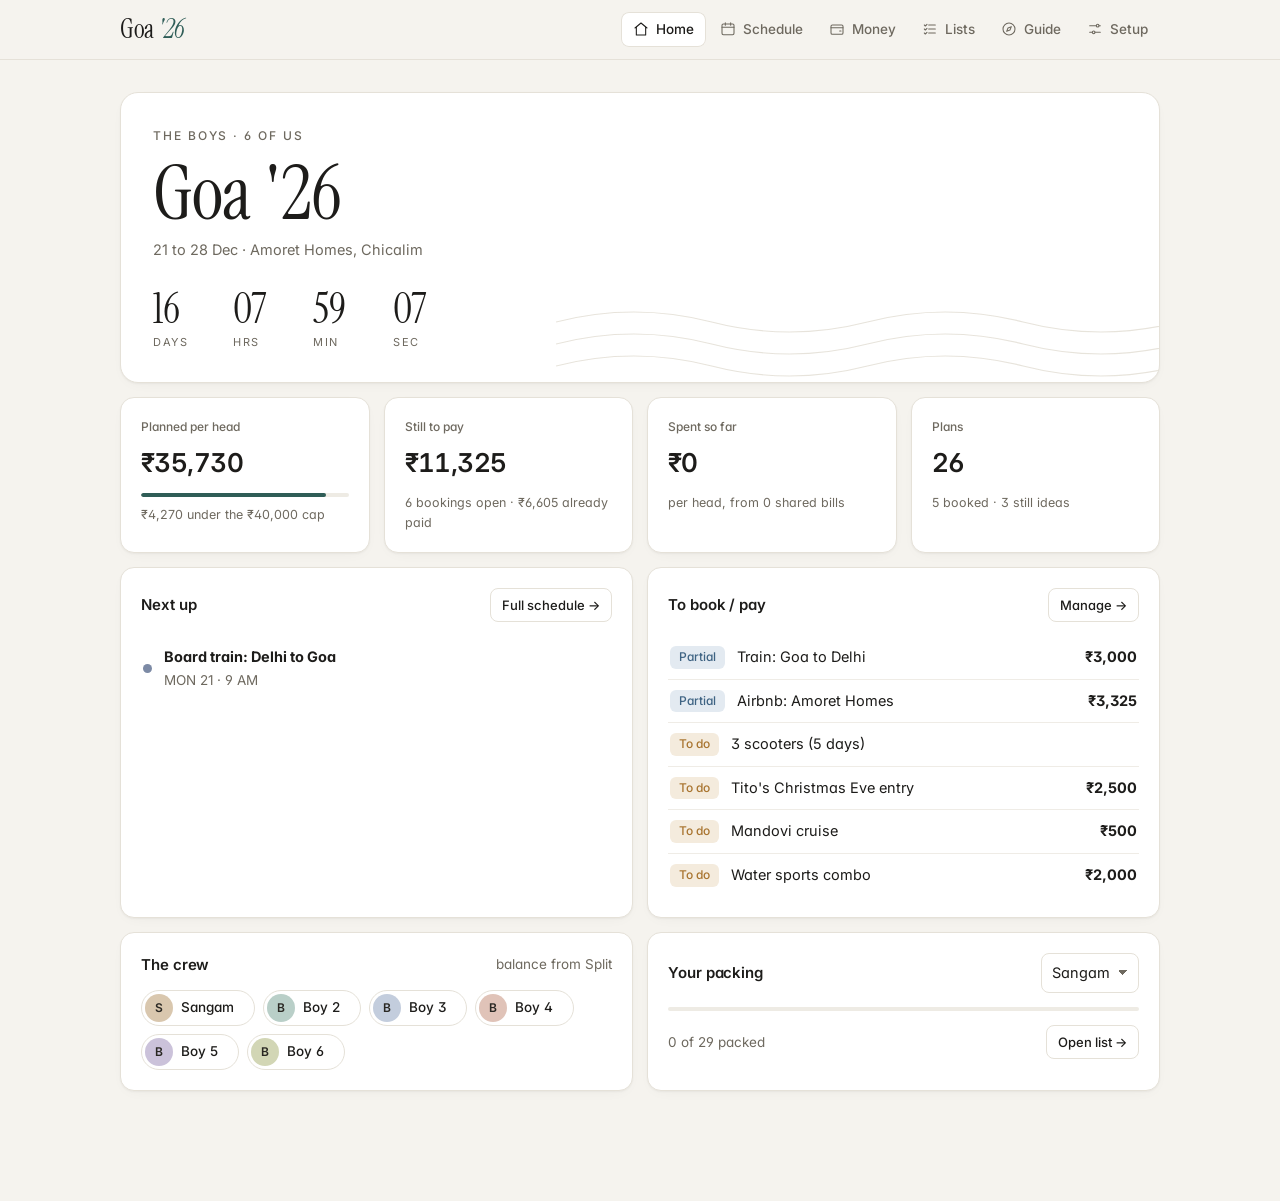
<file: rep/index.html>
<!doctype html>
<html lang="en">
<head>
<meta charset="utf-8">
<meta name="viewport" content="width=device-width, initial-scale=1, viewport-fit=cover">
<title>Goa '26 Planner</title>
<meta name="theme-color" content="#F5F3EE">
<link rel="preconnect" href="https://fonts.googleapis.com">
<link rel="preconnect" href="https://fonts.gstatic.com" crossorigin>
<link href="https://fonts.googleapis.com/css2?family=Instrument+Serif:ital@0;1&family=Inter:wght@400;500;600&display=swap" rel="stylesheet">
<style>
:root{
  --bg:#F5F3EE;--bg2:#EEEBE4;--card:#FFFFFF;--card2:#F6F4EF;--line:#E5E1D8;--line2:#EFECE6;
  --text:#1D1C1A;--muted:#6E695F;--dim:#A6A196;
  --acc:#2F5D57;--acc-soft:#E3ECE9;--warn:#A8742F;--warn-soft:#F4EBDD;--red:#A6493B;--red-soft:#F5E4E0;--green:#3F7454;--green-soft:#E4EEE7;--blue:#3E6383;--blue-soft:#E3EAF1;
  --shadow:0 1px 2px rgba(29,28,26,.04),0 4px 16px -8px rgba(29,28,26,.08);
  --r:14px;--rs:10px;
  --display:'Instrument Serif',Georgia,'Times New Roman',serif;
  --body:'Inter',system-ui,-apple-system,Segoe UI,Roboto,sans-serif;
  color-scheme:light;
}
@media (prefers-color-scheme:dark){:root{
  --bg:#131312;--bg2:#1A1A18;--card:#1C1C1A;--card2:#222220;--line:#2D2C29;--line2:#262523;
  --text:#ECE9E2;--muted:#9D988D;--dim:#6B675F;
  --acc:#8FBDB4;--acc-soft:#22302D;--warn:#D3A564;--warn-soft:#2E281F;--red:#D98C7E;--red-soft:#2F2220;--green:#8DBE9C;--green-soft:#212C24;--blue:#93B3CF;--blue-soft:#20272F;
  --shadow:none;color-scheme:dark;
}}
*{box-sizing:border-box;margin:0;padding:0}
html{-webkit-text-size-adjust:100%}
body{background:var(--bg);color:var(--text);font-family:var(--body);font-size:14.5px;line-height:1.55;min-height:100vh;font-feature-settings:"cv11","ss01";-webkit-font-smoothing:antialiased}
button,input,select,textarea{font:inherit;color:inherit}
button{cursor:pointer;border:0;background:none}
a{color:inherit}
svg.i{width:18px;height:18px;stroke:currentColor;fill:none;stroke-width:1.6;stroke-linecap:round;stroke-linejoin:round;flex:none}
input,select,textarea{background:var(--card);border:1px solid var(--line);border-radius:8px;padding:8px 10px;width:100%;outline:none;transition:border-color .15s,box-shadow .15s}
input:focus,select:focus,textarea:focus{border-color:var(--acc);box-shadow:0 0 0 3px var(--acc-soft)}
input[type=checkbox]{width:18px;height:18px;accent-color:var(--acc);flex:none;cursor:pointer}
select{appearance:none;background-image:linear-gradient(45deg,transparent 50%,var(--muted) 50%),linear-gradient(135deg,var(--muted) 50%,transparent 50%);background-position:calc(100% - 15px) 50%,calc(100% - 10px) 50%;background-size:5px 5px;background-repeat:no-repeat;padding-right:28px}
textarea{resize:vertical;min-height:70px}
label.f{display:block;font-size:11.5px;font-weight:500;color:var(--muted);letter-spacing:.02em;margin-bottom:6px}

/* shell */
.top{position:sticky;top:0;z-index:20;background:color-mix(in srgb,var(--bg) 88%,transparent);backdrop-filter:blur(12px);-webkit-backdrop-filter:blur(12px);border-bottom:1px solid var(--line)}
.top-in{max-width:1080px;margin:0 auto;padding:12px 20px;display:flex;align-items:center;gap:16px}
.brand{font-family:var(--display);font-size:26px;letter-spacing:-.01em;white-space:nowrap;line-height:1}
.brand b{font-weight:400;font-style:italic;color:var(--acc)}
.nav{display:flex;gap:2px;margin-left:auto}
.nav button{padding:7px 12px;border-radius:8px;color:var(--muted);font-weight:500;font-size:13.5px;display:flex;align-items:center;gap:7px;transition:.15s}
.nav button:hover{color:var(--text);background:var(--bg2)}
.nav button.on{color:var(--text);background:var(--card);box-shadow:inset 0 0 0 1px var(--line)}
.nav svg.i{width:16px;height:16px}
main{max-width:1080px;margin:0 auto;padding:32px 20px 110px}
@media(max-width:760px){
  .top{backdrop-filter:none;-webkit-backdrop-filter:none;background:var(--bg)}
  .nav{position:fixed;left:0;right:0;bottom:0;margin:0;justify-content:space-around;background:var(--card);border-top:1px solid var(--line);padding:6px 4px calc(6px + env(safe-area-inset-bottom));z-index:30}
  .nav button{flex-direction:column;gap:3px;font-size:10.5px;padding:6px 8px}
  .nav svg.i{width:20px;height:20px}
  .nav button.on{background:transparent;box-shadow:none;color:var(--acc)}
  main{padding:22px 16px 110px}
}

/* generic */
h1,h2{font-family:var(--display);font-weight:400;letter-spacing:-.01em;line-height:1.05}
h2{font-size:34px}
h3{font-size:15px;font-weight:600;letter-spacing:-.005em}
.sub{color:var(--muted);font-size:13.5px}
.row{display:flex;gap:10px;align-items:center;flex-wrap:wrap}
.sp{flex:1}
.grid{display:grid;gap:14px}
.g2{grid-template-columns:repeat(auto-fit,minmax(300px,1fr))}
.g3{grid-template-columns:repeat(auto-fit,minmax(240px,1fr))}
.g4{grid-template-columns:repeat(auto-fit,minmax(180px,1fr))}
@media(max-width:420px){.g4{grid-template-columns:1fr 1fr}}
.card{background:var(--card);border:1px solid var(--line);border-radius:var(--r);padding:20px;box-shadow:var(--shadow)}
.card.flat{background:transparent;box-shadow:none;border-style:dashed}
.sec-h{display:flex;align-items:flex-end;gap:12px;margin:0 0 22px;flex-wrap:wrap}
.sec-h .sub{margin-top:4px}
.btn{display:inline-flex;align-items:center;gap:7px;padding:8px 14px;border-radius:8px;font-weight:500;font-size:13.5px;background:var(--card);border:1px solid var(--line);transition:.15s;white-space:nowrap;text-decoration:none}
.btn:hover{border-color:var(--dim)}
.btn.pri{background:var(--text);border-color:var(--text);color:var(--bg)}
.btn.pri:hover{opacity:.88}
.btn.sm{padding:6px 11px;font-size:13px}
.btn.ghost{background:transparent;border-color:transparent;color:var(--muted)}
.btn.ghost:hover{color:var(--text);background:var(--bg2)}
.btn.danger{color:var(--red)}
.icon-btn{width:30px;height:30px;border-radius:8px;display:inline-grid;place-items:center;color:var(--dim);flex:none;font-size:13px}
.icon-btn:hover{background:var(--bg2);color:var(--text)}
.chip{display:inline-flex;align-items:center;gap:6px;padding:2px 9px;border-radius:6px;font-size:12px;font-weight:500;background:var(--bg2);color:var(--muted);white-space:nowrap}
.cdot{width:7px;height:7px;border-radius:50%;display:inline-block;flex:none}
.seg{display:inline-flex;background:var(--bg2);border-radius:9px;padding:3px;gap:2px;flex-wrap:wrap}
.seg button{padding:6px 13px;border-radius:7px;font-weight:500;font-size:13px;color:var(--muted)}
.seg button.on{background:var(--card);color:var(--text);box-shadow:0 1px 2px rgba(0,0,0,.08)}
.meter{height:4px;border-radius:99px;background:var(--bg2);overflow:hidden}
.meter i{display:block;height:100%;border-radius:99px;background:var(--acc);transition:width .4s}
.meter.warn i{background:var(--warn)}
.meter.bad i{background:var(--red)}
.empty{text-align:center;color:var(--muted);padding:40px 16px;border:1px dashed var(--line);border-radius:var(--r)}
.empty .e{display:none}
.num{font-weight:600;letter-spacing:-.01em;font-variant-numeric:tabular-nums}
.pos{color:var(--green)}.neg{color:var(--red)}
.mt{margin-top:14px}.mt2{margin-top:24px}.mb{margin-bottom:14px}

/* hero */
.hero{position:relative;border-radius:18px;padding:34px 32px 30px;overflow:hidden;background:var(--card);border:1px solid var(--line);box-shadow:var(--shadow)}
.hero .waves{position:absolute;right:-20px;bottom:0;width:60%;height:90px;opacity:.9;pointer-events:none}
.hero .waves path{fill:none;stroke:var(--line);stroke-width:1.2}
.hero-kick{font-size:12px;letter-spacing:.16em;text-transform:uppercase;color:var(--muted);font-weight:500}
.hero h1{font-size:clamp(48px,9vw,76px);margin:8px 0 6px}
.hero h1 em{color:var(--acc)}
.hero .meta{color:var(--muted)}
.cd{display:flex;gap:28px;margin-top:26px;flex-wrap:wrap;position:relative}
.cd div{min-width:52px}
.cd b{display:block;font-family:var(--display);font-weight:400;font-size:42px;line-height:1;font-variant-numeric:tabular-nums}
.cd span{font-size:11px;text-transform:uppercase;letter-spacing:.14em;color:var(--muted)}
.stat .k{font-size:12px;color:var(--muted);font-weight:500}
.stat .v{font-size:26px;font-weight:600;margin:6px 0 10px;letter-spacing:-.02em;font-variant-numeric:tabular-nums}
.stat .s{font-size:12.5px;color:var(--muted)}
.crew{display:flex;flex-wrap:wrap;gap:8px}
.av{width:28px;height:28px;border-radius:50%;display:grid;place-items:center;font-weight:600;font-size:12px;color:#2A2823;flex:none}
.crew-chip{display:flex;align-items:center;gap:8px;border:1px solid var(--line);border-radius:999px;padding:3px 12px 3px 3px;font-weight:500;font-size:13.5px}

/* plan */
.days{display:flex;gap:6px;overflow-x:auto;padding:2px 0 10px;scrollbar-width:none;scroll-snap-type:x mandatory}
.days::-webkit-scrollbar{display:none}
.day-pill{flex:none;scroll-snap-align:start;min-width:78px;text-align:left;padding:9px 13px;border-radius:10px;border:1px solid var(--line);background:var(--card);transition:.15s}
.day-pill:hover{border-color:var(--dim)}
.day-pill .dw{font-size:10.5px;font-weight:500;letter-spacing:.12em;color:var(--muted)}
.day-pill .dn{font-family:var(--display);font-size:26px;line-height:1.05}
.day-pill .dc{font-size:11px;color:var(--dim)}
.day-pill.on{background:var(--text);border-color:var(--text);color:var(--bg)}
.day-pill.on .dw,.day-pill.on .dc{color:color-mix(in srgb,var(--bg) 70%,transparent)}
.day-head{display:flex;gap:20px;align-items:center;flex-wrap:wrap;margin:18px 0 22px;padding-bottom:20px;border-bottom:1px solid var(--line)}
.day-big{font-family:var(--display);font-size:72px;line-height:.85;color:var(--text)}
.day-title{font-family:var(--display);font-size:28px;background:transparent;border:1px solid transparent;padding:0 6px;margin-left:-7px;border-radius:6px;width:auto;min-width:220px;max-width:100%}
.day-title:hover{border-color:var(--line)}
textarea.day-title{resize:none;overflow:hidden;min-height:0;line-height:1.15;width:100%;display:block;field-sizing:content}
.tl{position:relative;padding-left:24px}
.tl::before{content:"";position:absolute;left:5px;top:10px;bottom:10px;width:1px;background:var(--line)}
.ev{position:relative;margin-bottom:10px}
.ev .dot{position:absolute;left:-23px;top:22px;width:9px;height:9px;border-radius:50%;box-shadow:0 0 0 4px var(--bg)}
.ev-card{display:grid;grid-template-columns:84px 1fr auto;gap:16px;align-items:start;background:var(--card);border:1px solid var(--line);border-radius:var(--r);padding:16px 18px;cursor:pointer;transition:border-color .15s,box-shadow .15s;box-shadow:var(--shadow)}
.ev-card:hover{border-color:var(--dim)}
.ev-time{font-weight:600;font-size:14px;color:var(--text);line-height:1.3;font-variant-numeric:tabular-nums}
.ev-time small{display:block;font-size:12px;color:var(--muted);font-weight:400}
.ev-t{font-weight:600;font-size:15.5px;color:var(--text);line-height:1.35}
.ev-p{font-size:13px;color:var(--muted);margin-top:4px;display:flex;gap:8px;align-items:center;flex-wrap:wrap}
.ev-p a{color:var(--acc);text-decoration:none}
.ev-p a:hover{text-decoration:underline}
.ev-n{font-size:13px;color:var(--muted);margin-top:8px;white-space:pre-wrap;line-height:1.5}
.ev-r{display:flex;flex-direction:column;align-items:flex-end;gap:6px}
.st-booked{background:var(--green-soft);color:var(--green)}
.st-planned{background:var(--blue-soft);color:var(--blue)}
.st-idea{background:var(--warn-soft);color:var(--warn)}
@media(max-width:560px){.ev-card{grid-template-columns:1fr auto;gap:10px;padding:14px}.ev-time{grid-column:1/-1;display:flex;gap:6px;align-items:baseline}.ev-time small{display:inline}.ev-time small::before{content:"· "}.day-big{font-size:56px}.day-title{font-size:24px}}
.full{display:grid;gap:14px;grid-template-columns:repeat(auto-fill,minmax(240px,1fr))}
.full .col{background:var(--card);border:1px solid var(--line);border-radius:var(--r);overflow:hidden;box-shadow:var(--shadow)}
.full .col-h{padding:14px 16px 12px;border-bottom:1px solid var(--line)}
.full .col-h .num{font-family:var(--display);font-weight:400;font-size:24px}
.full .it{display:flex;gap:10px;align-items:baseline;padding:9px 16px;border-bottom:1px solid var(--line2);cursor:pointer;font-size:13.5px}
.full .it:hover{background:var(--card2)}
.full .it:last-child{border-bottom:0}
.full .it .tm{min-width:52px;color:var(--muted);font-size:12px;font-variant-numeric:tabular-nums}

/* tables */
.tbl{width:100%;border-collapse:separate;border-spacing:0}
.tbl th{text-align:left;font-size:12px;color:var(--muted);font-weight:500;padding:8px;border-bottom:1px solid var(--line)}
.tbl td{padding:6px 8px;border-bottom:1px solid var(--line2);vertical-align:middle;font-variant-numeric:tabular-nums}
.tbl input{padding:6px 9px;border-color:transparent;background:transparent}
.tbl input:hover{border-color:var(--line)}
.tbl input:focus{background:var(--card);border-color:var(--acc)}
.tbl .n{text-align:right}
.tbl input.n{max-width:110px;margin-left:auto;display:block}
.tbl tfoot td{font-weight:600;border-bottom:0;padding-top:14px}
.tbl .ic-col{display:none}
.scroll-x{overflow-x:auto;margin:0 -4px;padding:0 4px}
.mini-bar{height:4px;border-radius:9px;background:var(--bg2);overflow:hidden;min-width:70px}
.mini-bar i{display:block;height:100%;background:var(--acc)}
.mini-bar.over i{background:var(--red)}
@media(max-width:640px){
  .btbl thead,.btbl tfoot{display:none}
  .btbl tbody tr{display:grid;grid-template-columns:1fr 1fr 30px;gap:6px 8px;padding:12px 0;border-bottom:1px solid var(--line2)}
  .btbl td{border:0;padding:0}
  .btbl td:nth-child(2){grid-column:1/3;grid-row:1}
  .btbl td:nth-child(7){grid-column:3;grid-row:1}
  .btbl td:nth-child(3){grid-column:1;grid-row:2}
  .btbl td:nth-child(4){grid-column:2;grid-row:2}
  .btbl td:nth-child(5){grid-column:1;grid-row:3;text-align:left;font-size:12.5px}
  .btbl td:nth-child(6){grid-column:2/4;grid-row:3;align-self:center}
  .btbl td[data-l]::before{content:attr(data-l);display:block;font-size:11px;color:var(--muted);margin:0 0 2px 9px}
  .btbl td:nth-child(2) input{font-weight:600}
  .btbl input.n{max-width:none;text-align:left;margin:0}
}

/* lists */
.check{display:flex;align-items:center;gap:12px;padding:10px 2px;border-bottom:1px solid var(--line2)}
.check:last-child{border-bottom:0}
.check.done span.t{color:var(--dim);text-decoration:line-through}
.check .t{flex:1}
.check select{width:auto;padding:5px 26px 5px 9px;font-size:13px}
.add-line{display:flex;gap:8px;margin-top:12px}
.add-line input{flex:1}
.bk{display:grid;gap:12px}
.bk-top{display:flex;gap:10px;align-items:center}
.bk-top input.name{font-weight:600;font-size:15px;background:transparent;border-color:transparent;padding:4px 6px;margin-left:-7px}
.bk-top input.name:hover{border-color:var(--line)}
.bk-grid{display:grid;grid-template-columns:repeat(auto-fit,minmax(130px,1fr));gap:10px}
.bk-grid label{font-size:11.5px;color:var(--muted);display:block;margin-bottom:4px}

/* guide */
.idea{display:flex;flex-direction:column;gap:8px}
.idea h3{font-family:var(--display);font-weight:400;font-size:23px;letter-spacing:-.005em;line-height:1.15}
.idea p{color:var(--muted);font-size:13.5px;flex:1}
.idea .price{font-size:12.5px;color:var(--muted);font-variant-numeric:tabular-nums}
.rule{display:flex;gap:18px}
.rule .ic{font-family:var(--display);font-size:30px;line-height:1;color:var(--dim);flex:none;width:36px}
.rule h3{font-size:15.5px}
.rule p{color:var(--muted);font-size:13.5px;margin-top:4px}
.rule ul{color:var(--muted);font-size:13.5px;margin:8px 0 0 16px}
.rule li{margin-bottom:3px}
.contact{display:flex;align-items:center;gap:12px;padding:12px 0;border-bottom:1px solid var(--line2)}
.contact:last-child{border-bottom:0}
.contact .ci{display:none}
.call{border:1px solid var(--line);color:var(--acc);border-radius:8px;padding:6px 13px;font-weight:500;font-size:13px;text-decoration:none;white-space:nowrap}
.call:hover{border-color:var(--acc)}
@media(max-width:560px){.ct-f{grid-template-columns:1fr!important}}

/* modal */
.ov{position:fixed;inset:0;background:rgba(20,19,17,.4);backdrop-filter:blur(2px);z-index:50;display:none;align-items:flex-end;justify-content:center}
.ov.open{display:flex}
.modal{background:var(--card);border:1px solid var(--line);border-radius:18px 18px 0 0;width:100%;max-width:540px;max-height:92vh;overflow:auto;padding:24px 22px calc(22px + env(safe-area-inset-bottom));animation:up .2s ease;box-shadow:0 20px 60px -20px rgba(0,0,0,.35)}
.modal h2{font-size:28px!important}
@media(min-width:640px){.ov{align-items:center;padding:20px}.modal{border-radius:18px}}
@keyframes up{from{transform:translateY(16px);opacity:0}to{transform:none;opacity:1}}
.cats{display:flex;flex-wrap:wrap;gap:6px}
.cats button{display:inline-flex;align-items:center;gap:7px;padding:6px 11px;border-radius:8px;border:1px solid var(--line);font-size:13px;font-weight:500;color:var(--muted);background:var(--card)}
.cats button.on{color:var(--text);border-color:var(--text);background:var(--card2)!important}
#x-split button.on{background:var(--text)!important;color:var(--bg);border-color:var(--text)}
.toast{position:fixed;left:50%;bottom:90px;transform:translateX(-50%) translateY(12px);background:var(--text);color:var(--bg);padding:9px 16px;border-radius:9px;font-weight:500;font-size:13.5px;opacity:0;transition:.25s;z-index:60;pointer-events:none;white-space:nowrap}
.toast.show{opacity:1;transform:translateX(-50%)}

/* print */
@media print{
  :root{--bg:#fff;--card:#fff;--line:#ddd;--text:#111;--muted:#555}
  .top,.no-print,.ov,.toast{display:none!important}
  main{padding:0;max-width:none}
  .full{grid-template-columns:repeat(2,1fr)}
  .full .col,.card{box-shadow:none;break-inside:avoid}
}
</style>
</head>
<body>
<header class="top">
  <div class="top-in">
    <div class="brand">Goa <b>'26</b></div>
    <nav class="nav" id="nav"></nav>
  </div>
</header>
<main id="app"></main>
<div class="ov" id="ov"><div class="modal" id="modal"></div></div>
<div class="toast" id="toast"></div>

<script>
/* ===== helpers ===== */
const $ = (s, r = document) => r.querySelector(s);
const uid = () => Math.random().toString(36).slice(2, 9);
const esc = s => String(s ?? '').replace(/[&<>"']/g, c => ({'&':'&amp;','<':'&lt;','>':'&gt;','"':'&quot;',"'":'&#39;'}[c]));
const inr = n => (n < 0 ? '-' : '') + '₹' + Math.round(Math.abs(n || 0)).toLocaleString('en-IN');
const num = v => { const n = parseFloat(v); return isFinite(n) ? n : 0; };
const KEY = 'goa26-planner-v1';
const COLORS = ['#D9C7AE','#B9CFC8','#C3CDDD','#E0C3B8','#CBC2DA','#D2D6B5','#C9D9E3','#E3D3C0'];

const CATS = {
  travel:  {l:'Travel',   i:'🚆', c:'#7C8AA5'},
  stay:    {l:'Stay',     i:'🏡', c:'#5E8F87'},
  food:    {l:'Food',     i:'🍤', c:'#C49A55'},
  beach:   {l:'Beach',    i:'🏖️', c:'#5E95B8'},
  explore: {l:'Explore',  i:'🧭', c:'#7E9C6B'},
  activity:{l:'Activity', i:'🌊', c:'#C27A5E'},
  party:   {l:'Party',    i:'🪩', c:'#9C6F8E'},
  chill:   {l:'Chill',    i:'🌴', c:'#A8A296'}
};
const STATUS = {idea:'Idea', planned:'Planned', booked:'Booked'};
const mapUrl = q => 'https://www.google.com/maps/search/?api=1&query=' + encodeURIComponent(q + ', Goa');

/* ===== default data ===== */
function defaults() {
  const crew = ['Sangam','Boy 2','Boy 3','Boy 4','Boy 5','Boy 6'].map((n, i) => ({id: uid(), name: n, color: COLORS[i]}));
  const E = (date, time, title, cat, o = {}) => ({id: uid(), date, time, end: o.end || '', title, cat, place: o.place || '', cost: o.cost || 0, status: o.status || 'planned', notes: o.notes || ''});
  return {
    v: 1,
    tab: 'home', planDay: '2026-12-22', planMode: 'day', moneyTab: 'budget', listTab: 'packing', guideTab: 'explore', guideFilter: 'all',
    trip: {name: "Goa '26", sub: 'The Boys', start: '2026-12-21', end: '2026-12-28', depart: '2026-12-21T09:00', cap: 40000, stay: 'Amoret Homes, Chicalim'},
    crew, me: crew[0].id,
    days: {
      '2026-12-21': 'Wheels up (well, rails)',
      '2026-12-22': 'Touchdown + Bogmalo sunset',
      '2026-12-23': 'Jungle day: Dudhsagar',
      '2026-12-24': 'Heritage by day, Christmas Eve by night',
      '2026-12-25': 'Deep south: Agonda to Palolem',
      '2026-12-26': 'Water sports + farewell night',
      '2026-12-27': 'Checkout + train home',
      '2026-12-28': 'Back in Delhi'
    },
    events: [
      E('2026-12-21','09:00','Board train: Delhi to Goa','travel',{status:'booked',cost:2200,notes:'Update the exact time + PNR in Lists > Bookings. Lock the bags.'}),
      E('2026-12-22','14:00','Arrive in Goa','travel',{status:'booked',place:'Vasco da Gama station',notes:'Afternoon arrival. Grab a GoaMiles cab or pre-booked transfer.'}),
      E('2026-12-22','15:00','Check in: Amoret Homes','stay',{status:'booked',place:'Amoret Homes Chicalim',notes:'Check-in from 2 PM. Pay the remaining Airbnb half if due.'}),
      E('2026-12-22','16:00','Pick up 3 scooters','travel',{place:'Chicalim',cost:600,notes:'Licensed rent-a-bike only (black plate, yellow text). Photograph every scratch. Carry DL.'}),
      E('2026-12-22','17:30','Sunset at Bogmalo Beach','beach',{place:'Bogmalo Beach',notes:'10 min from the stay. Small, calm, pretty.'}),
      E('2026-12-22','20:00','Seafood dinner, Bogmalo shack','food',{place:'Bogmalo Beach',cost:600}),
      E('2026-12-23','07:00','Leave for Dudhsagar','travel',{place:'Collem',notes:'~1.5 hr ride. Leave early, jeep queues build fast.'}),
      E('2026-12-23','09:00','Dudhsagar Falls jeep safari','activity',{place:'Dudhsagar Falls jeep counter Collem',cost:800,notes:'Jeep is shared by the group. Carry cash + water.'}),
      E('2026-12-23','14:30','Tambdi Surla temple','explore',{place:'Tambdi Surla Mahadev Temple',notes:'12th century stone temple in the forest.'}),
      E('2026-12-23','20:00','Shack night: Colva / Benaulim','food',{place:'Benaulim Beach',cost:700,notes:'Live music shacks. Easy night before Christmas Eve.'}),
      E('2026-12-24','10:00','Old Goa: Basilica of Bom Jesus + Se Cathedral','explore',{place:'Basilica of Bom Jesus',notes:'Dress decently. Christmas decor everywhere.'}),
      E('2026-12-24','12:30','Fontainhas walk + lunch in Panjim','explore',{place:'Fontainhas Panaji',cost:500,notes:'Latin quarter. Colourful lanes, great photos.'}),
      E('2026-12-24','17:30','Mandovi sunset cruise','activity',{place:'Santa Monica Jetty Panaji',cost:500}),
      E('2026-12-24','22:00','Christmas Eve: Tito\'s Lane, Baga','party',{place:'Titos Lane Baga',cost:2500,status:'idea',notes:'Pre-book stag entry. Cab both ways, no scooters.'}),
      E('2026-12-25','11:00','Slow brunch + recover','chill',{cost:300}),
      E('2026-12-25','13:00','Cabo de Rama Fort','explore',{place:'Cabo de Rama Fort',notes:'Cliff fort with sea views. Hidden beach below.'}),
      E('2026-12-25','15:00','Agonda Beach','beach',{place:'Agonda Beach'}),
      E('2026-12-25','16:30','Palolem + boat to Butterfly Beach','activity',{place:'Palolem Beach',cost:400,notes:'Fix the boat price before boarding.'}),
      E('2026-12-25','20:00','Christmas dinner, Palolem','food',{place:'Palolem Beach',cost:800}),
      E('2026-12-26','10:00','Water sports combo','activity',{place:'Bogmalo Beach',cost:2000,notes:'Parasailing, jet ski, banana. Check life jackets, fix price upfront.'}),
      E('2026-12-26','13:30','Margao market + Goan thali','food',{place:'Margao Municipal Market',cost:400}),
      E('2026-12-26','16:00','Menezes Braganza House, Chandor','explore',{place:'Braganza House Chandor',status:'idea'}),
      E('2026-12-26','21:00','Farewell night: Silent Noise (Sat only)','party',{place:'Palolem Beach',cost:1000,status:'idea',notes:'Confirm venue + date. Back by ~1 AM if train is early.'}),
      E('2026-12-26','23:59','Pack everything','chill'),
      E('2026-12-27','08:00','Checkout + morning train','travel',{status:'booked',notes:'Update exact time. Checkout is 11 AM but train is earlier.'}),
      E('2026-12-28','12:00','Reach Delhi','travel',{status:'booked'})
    ],
    budget: [
      {id: uid(), icon:'🚆', name:'Delhi to Goa train', planned:2200, paid:2200},
      {id: uid(), icon:'🚆', name:'Goa to Delhi train', planned:4080, paid:1080},
      {id: uid(), icon:'🏡', name:'Airbnb, 5 nights', planned:6650, paid:3325},
      {id: uid(), icon:'🛵', name:'Scooters, fuel, cabs', planned:3500, paid:0},
      {id: uid(), icon:'🍤', name:'Food & cafes', planned:5000, paid:0},
      {id: uid(), icon:'🍺', name:'Drinks', planned:3000, paid:0},
      {id: uid(), icon:'🪩', name:'Club entries', planned:4000, paid:0},
      {id: uid(), icon:'🌊', name:'Activities', planned:3000, paid:0},
      {id: uid(), icon:'🚕', name:'Station transfers', planned:600, paid:0},
      {id: uid(), icon:'🛍️', name:'Misc / shopping', planned:700, paid:0},
      {id: uid(), icon:'🧯', name:'Buffer', planned:3000, paid:0}
    ],
    expenses: [],
    packing: [
      ['Documents','Original govt photo ID (clubs check)'],['Documents','Driving licence (for scooters)'],['Documents','DigiLocker set up on phone'],['Documents','Train tickets / PNR saved offline'],['Documents','₹2,000 to 3,000 cash'],['Documents','Backup debit card'],
      ['Clothes','2 club outfits + closed shoes'],['Clothes','Christmas Eve fit'],['Clothes','Beach shorts x3'],['Clothes','T-shirts / shirts x6'],['Clothes','Light jacket (AC train)'],['Clothes','Sleepwear + innerwear'],
      ['Beach','Sunscreen SPF 50'],['Beach','Sunglasses + cap'],['Beach','Flip-flops'],['Beach','Quick-dry towel'],['Beach','Waterproof phone pouch'],
      ['Tech','Phone charger'],['Tech','Power bank'],['Tech','Earphones'],
      ['Health','Personal meds'],['Health','ORS / electrolyte sachets'],['Health','Antacid + painkiller'],['Health','Mosquito repellent'],['Health','Band-aids'],
      ['Train','Snacks for 30+ hrs'],['Train','Chain lock for luggage'],['Train','Water bottle'],['Train','Neck pillow']
    ].map(([g, t]) => ({id: uid(), group: g, text: t, done: {}})),
    gear: ['Bluetooth speaker','Playing cards / UNO','Extra power bank','First-aid kit','Extension board','GoPro / camera','Ziplock bags','Garbage bags (leave no trace)'].map(t => ({id: uid(), text: t, who: '', done: false})),
    bookings: [
      {id: uid(), name:'Train: Delhi to Goa', ref:'', status:'done', due:0, date:'2026-12-21', contact:'', notes:'Fully paid'},
      {id: uid(), name:'Train: Goa to Delhi', ref:'', status:'partial', due:3000, date:'2026-12-27', contact:'', notes:'₹1,080 paid per person'},
      {id: uid(), name:'Airbnb: Amoret Homes', ref:'', status:'partial', due:3325, date:'2026-12-22', contact:'', notes:'Half paid. Check-in 2 PM, checkout 11 AM'},
      {id: uid(), name:'3 scooters (5 days)', ref:'', status:'todo', due:0, date:'2026-12-22', contact:'', notes:'Book in advance for Christmas week'},
      {id: uid(), name:'Tito\'s Christmas Eve entry', ref:'', status:'todo', due:2500, date:'2026-12-24', contact:'+91 96575 70428', notes:'titosgoa.com. Ask about stag group policy'},
      {id: uid(), name:'Mandovi cruise', ref:'', status:'todo', due:500, date:'2026-12-24', contact:'', notes:''},
      {id: uid(), name:'Water sports combo', ref:'', status:'todo', due:2000, date:'2026-12-26', contact:'', notes:'Fix price before'}
    ],
    contacts: [
      {id: uid(), icon:'🚨', name:'National emergency', num:'112', note:'Police, fire, ambulance'},
      {id: uid(), icon:'🚑', name:'Ambulance', num:'108', note:''},
      {id: uid(), icon:'ℹ️', name:'India tourist helpline', num:'1363', note:'24x7, multilingual'},
      {id: uid(), icon:'🚕', name:'GoaMiles (official taxi app)', num:'', note:'Install before the trip'},
      {id: uid(), icon:'🪩', name:'Tito\'s Goa', num:'+91 96575 70428', note:'info@titosgoa.com'},
      {id: uid(), icon:'🎟️', name:'GoBananas (club passes)', num:'+91 63551 02840', note:'Alt: +91 87580 39485'},
      {id: uid(), icon:'🏡', name:'Airbnb host', num:'', note:'Add number'},
      {id: uid(), icon:'🛵', name:'Scooter rental', num:'', note:'Add number'}
    ]
  };
}

const IDEAS = [
  {r:'south',cat:'beach',t:'Butterfly Beach',p:'Butterfly Beach Canacona',c:400,n:'Boat from Palolem. Tiny cove, dolphins sometimes on the way.'},
  {r:'south',cat:'beach',t:'Cola Beach lagoon',p:'Cola Beach',c:0,n:'Freshwater lagoon meets the sea. Rough road, worth it.'},
  {r:'south',cat:'explore',t:'Cabo de Rama Fort',p:'Cabo de Rama Fort',c:0,n:'Clifftop fort, huge views, a hidden beach below.'},
  {r:'south',cat:'beach',t:'Galgibaga Beach',p:'Galgibaga Beach',c:0,n:'Near-empty turtle-nesting beach, casuarina forest. Peak calm.'},
  {r:'south',cat:'explore',t:'Netravali Bubbling Lake',p:'Netravali Bubbling Lake',c:0,n:'Lake that bubbles when you clap. Pair with a jungle ride.'},
  {r:'south',cat:'explore',t:'Menezes Braganza House',p:'Braganza House Chandor',c:300,n:'300 year old Portuguese-era mansion. Guided tour.'},
  {r:'south',cat:'beach',t:'Bogmalo Beach',p:'Bogmalo Beach',c:0,n:'Closest beach to the stay. Water sports + shacks.'},
  {r:'south',cat:'food',t:'Martin\'s Corner',p:'Martins Corner Betalbatim',c:900,n:'Iconic Goan restaurant, live music. Book a table.'},
  {r:'south',cat:'food',t:'Fisherman\'s Wharf, Cavelossim',p:'Fishermans Wharf Cavelossim',c:900,n:'Riverside Goan seafood, big group friendly.'},
  {r:'south',cat:'activity',t:'Kayaking at Palolem',p:'Palolem Beach',c:500,n:'Calm bay, easy for first timers. Early morning is best.'},
  {r:'north',cat:'explore',t:'Divar Island ferry',p:'Old Goa ferry Divar',c:0,n:'Free ferry ride to a sleepy island village. Scooters go on board.'},
  {r:'north',cat:'explore',t:'Chapora Fort sunset',p:'Chapora Fort',c:0,n:'The Dil Chahta Hai fort. Arrive 45 min before sunset.'},
  {r:'north',cat:'activity',t:'Grande Island boat + snorkel',p:'Grande Island Goa',c:1500,n:'Full-day boat with snorkelling, dolphins and lunch.'},
  {r:'north',cat:'explore',t:'Spice plantation, Ponda',p:'Sahakari Spice Farm Ponda',c:500,n:'Tour + Goan buffet lunch. Good on the way to Dudhsagar.'},
  {r:'north',cat:'explore',t:'Anjuna Flea Market (Wed)',p:'Anjuna Flea Market',c:500,n:'Wednesdays only. Shopping, food, hippie vibes.'},
  {r:'north',cat:'party',t:'Arpora Saturday Night Market',p:'Saturday Night Market Arpora',c:500,n:'Saturdays only. Live music, food stalls, shopping.'},
  {r:'night',cat:'party',t:'Tito\'s / Cafe Mambo, Baga',p:'Titos Lane Baga',c:2500,n:'Stag ~₹2,500 to 3,000 incl. drinks. Pre-book in Christmas week.'},
  {r:'night',cat:'party',t:'LPK Waterfront, Nerul',p:'LPK Waterfront',c:3000,n:'Cave-style club by the river. Stag ~₹3,000.'},
  {r:'night',cat:'party',t:'Silent Noise, Palolem',p:'Palolem Beach',c:1000,n:'Headphone party with 3 DJ channels. Saturdays only. Confirm venue.'},
  {r:'night',cat:'party',t:'Curlies, Anjuna',p:'Curlies Anjuna',c:0,n:'Beach bar, sunset into night. No big cover charge.'},
  {r:'night',cat:'party',t:'Deltin casino night',p:'Deltin Royale Panaji',c:3500,n:'Offshore casino. Entry includes play chips + buffet. 21+.'},
  {r:'food',cat:'food',t:'Goan fish thali',p:'Ritz Classic Panaji',c:400,n:'Ritz Classic in Panjim is the famous one. Expect a queue.'},
  {r:'food',cat:'food',t:'Ros omelette + poi',p:'Margao',c:100,n:'Street food classic. Find a cart in the evening.'},
  {r:'food',cat:'food',t:'Try the menu',p:'',c:0,n:'Prawn balchao, chicken xacuti, pork vindaloo, bebinca, feni (sip, don\'t chug).'}
];

const RULES = [
  {i:'🪩',t:'Clubbing as a stag group',p:'Many clubs restrict all-male groups. Play it smart:',l:['Pre-book via the club\'s own site or a known aggregator','Carry original photo ID, every one of you','Closed shoes + smart casual. Shorts and flip-flops get turned away','Ignore street touts selling "entry passes"']},
  {i:'🛵',t:'Scooter rules (they do check)',p:'Rent only from licensed rent-a-bike operators (black plate, yellow letters). You sign an undertaking with the rental.',l:['Helmet: ₹1,000 fine + 3 month licence disqualification','No triple seat, same penalty','Drunk riding: ₹10,000 fine and/or jail. Cabs on party nights, always','Photo/video the scooter before you ride off']},
  {i:'🍺',t:'Drinking in public',p:'Drinking in open public places is treated as a nuisance in Goa, with fines reported at ₹5,000 (Aug 2025). Drink at shacks, bars and the stay. Never leave bottles on the beach.'},
  {i:'🌊',t:'Sea safety',p:'Goa has drownings every season, mostly avoidable.',l:['Swim only between the flags, near lifeguards','Red flag = no swimming, no exceptions','Never swim drunk or after dark','Currents are stronger than they look']},
  {i:'🧑‍🤝‍🧑',t:'Buddy system',p:'Six go out, six come back.',l:['Share live location in the group chat every night','Pick a meeting point at every club','One "captain" per night stays sharp and counts heads','Watch your drink, don\'t accept open drinks']},
  {i:'🚫',t:'Drugs: just don\'t',p:'Possession is a serious NDPS Act offence with tough bail rules, and police run checks in party areas. Not worth a ruined trip or a record.'},
  {i:'💸',t:'Money sense',p:'Christmas week prices surge everywhere.',l:['Log every shared bill in the Split tab, settle on the last night','Carry cash for shacks, jeeps and boats','Fix prices before water sports, boats and taxis','Keep the buffer untouched until Dec 26']},
  {i:'☀️',t:'Sun + hangover combo',p:'December sun is still strong. SPF before every beach, ORS after every party night, water in the scooter dicky.'},
  {i:'🚆',t:'30 hour train survival',p:'Chain-lock bags under the berth, keep phones and wallets on you while sleeping, carry snacks and a power bank, check the chart and PNR the night before.'}
];

/* ===== state ===== */
let S;
function load() {
  try { const raw = localStorage.getItem(KEY); if (raw) { const d = JSON.parse(raw); if (d && d.v === 1) return Object.assign(defaults(), d); } } catch (e) {}
  return defaults();
}
function save() { try { localStorage.setItem(KEY, JSON.stringify(S)); } catch (e) {} }
S = load();

function toast(msg) { const t = $('#toast'); t.textContent = msg; t.classList.add('show'); clearTimeout(toast.t); toast.t = setTimeout(() => t.classList.remove('show'), 1800); }
function tripDates() { const out = []; let d = new Date(S.trip.start + 'T00:00'); const e = new Date(S.trip.end + 'T00:00'); let g = 0; while (d <= e && g++ < 40) { out.push(iso(d)); d.setDate(d.getDate() + 1); } return out; }
function iso(d) { return d.getFullYear() + '-' + String(d.getMonth() + 1).padStart(2, '0') + '-' + String(d.getDate()).padStart(2, '0'); }
function dParts(ds) { const d = new Date(ds + 'T00:00'); return {w: d.toLocaleDateString('en-IN', {weekday: 'short'}).toUpperCase(), n: d.getDate(), m: d.toLocaleDateString('en-IN', {month: 'short'}), long: d.toLocaleDateString('en-IN', {weekday: 'long', day: 'numeric', month: 'long'})}; }
function fmtTime(t) { if (!t) return 'Anytime'; const [h, m] = t.split(':').map(Number); const ap = h >= 12 ? 'PM' : 'AM'; return ((h % 12) || 12) + (m ? ':' + String(m).padStart(2, '0') : '') + ' ' + ap; }
function evSort(a, b) { return (a.date + (a.time || '99')).localeCompare(b.date + (b.time || '99')); }
const person = id => S.crew.find(p => p.id === id);
const pname = id => (person(id) || {name: '?'}).name;
const avatar = p => `<span class="av" style="background:${p.color}">${esc((p.name || '?').trim()[0] || '?').toUpperCase()}</span>`;

/* ===== computed ===== */
function budgetTotals() {
  const planned = S.budget.reduce((s, b) => s + num(b.planned), 0);
  const paid = S.budget.reduce((s, b) => s + num(b.paid), 0);
  return {planned, paid, cap: num(S.trip.cap), head: num(S.trip.cap) - planned};
}
function spentPP() { const n = S.crew.length || 1; const m = {}; let t = 0; S.expenses.forEach(e => { m[e.cat] = (m[e.cat] || 0) + num(e.amount) / n; t += num(e.amount) / n; }); return {m, t}; }
function balances() {
  const b = {}; S.crew.forEach(p => b[p.id] = 0);
  S.expenses.forEach(e => { const sp = (e.split || []).filter(id => id in b); if (!sp.length) return; if (e.payer in b) b[e.payer] += num(e.amount); const sh = num(e.amount) / sp.length; sp.forEach(id => b[id] -= sh); });
  return b;
}
function settle(b) {
  const cr = [], db = [];
  for (const [id, v] of Object.entries(b)) { if (v > 0.5) cr.push([id, v]); else if (v < -0.5) db.push([id, -v]); }
  cr.sort((x, y) => y[1] - x[1]); db.sort((x, y) => y[1] - x[1]);
  const out = []; let i = 0, j = 0;
  while (i < db.length && j < cr.length) { const m = Math.min(db[i][1], cr[j][1]); out.push({from: db[i][0], to: cr[j][0], amt: m}); db[i][1] -= m; cr[j][1] -= m; if (db[i][1] < 0.5) i++; if (cr[j][1] < 0.5) j++; }
  return out;
}

/* ===== nav ===== */
const ICONS = {
  home: '<path d="M3 10.5 12 3l9 7.5"/><path d="M5 9.5V21h14V9.5"/>',
  plan: '<rect x="3" y="4.5" width="18" height="16" rx="2"/><path d="M3 9.5h18M8 2.5v4M16 2.5v4"/>',
  money: '<rect x="3" y="6" width="18" height="14" rx="2"/><path d="M3 10h18M16 15h2"/>',
  lists: '<path d="M10 6h10M10 12h10M10 18h10"/><path d="m3.5 6 1.5 1.5L7.5 5M3.5 12l1.5 1.5L7.5 11M3.5 18l1.5 1.5L7.5 17"/>',
  guide: '<circle cx="12" cy="12" r="9"/><path d="m15.5 8.5-2 5-5 2 2-5z"/>',
  setup: '<path d="M4 7h10M18 7h2M4 17h4M12 17h8"/><circle cx="16" cy="7" r="2"/><circle cx="10" cy="17" r="2"/>'
};
const ico = k => `<svg class="i" viewBox="0 0 24 24">${ICONS[k]}</svg>`;
const TABS = [['home','🏠','Home'],['plan','🗓️','Schedule'],['money','💰','Money'],['lists','✅','Lists'],['guide','🧭','Guide'],['setup','⚙️','Setup']];
function renderNav() { $('#nav').innerHTML = TABS.map(([k, i, l]) => `<button class="${S.tab === k ? 'on' : ''}" data-act="tab" data-v="${k}">${ico(k)}${l}</button>`).join(''); }

/* ===== views ===== */
function viewHome() {
  const bt = budgetTotals(), sp = spentPP();
  const pct = Math.min(100, bt.planned / bt.cap * 100 || 0);
  const mcls = bt.planned > bt.cap ? 'bad' : pct > 92 ? 'warn' : 'ok';
  const evs = [...S.events].sort(evSort);
  const now = new Date();
  const next = evs.find(e => new Date(e.date + 'T' + (e.time || '00:00')) > now);
  const booked = evs.filter(e => e.status === 'booked').length;
  const todo = S.bookings.filter(b => b.status !== 'done');
  const myDone = S.packing.filter(p => p.done[S.me]).length;
  const bal = balances();
  return `
  <section class="hero">
    <svg class="waves" viewBox="0 0 600 90" preserveAspectRatio="none"><path d="M0 30 Q75 10 150 30 T300 30 T450 30 T600 30"/><path d="M0 52 Q75 32 150 52 T300 52 T450 52 T600 52"/><path d="M0 74 Q75 54 150 74 T300 74 T450 74 T600 74"/></svg>
    <div class="hero-kick">${esc(S.trip.sub)} · ${S.crew.length} of us</div>
    <h1>${esc(S.trip.name)}</h1>
    <div class="meta">${dParts(S.trip.start).n} to ${dParts(S.trip.end).n} ${dParts(S.trip.end).m} · ${esc(S.trip.stay)}</div>
    <div class="cd" id="cd"></div>
  </section>

  <div class="grid g4 mt">
    <div class="card stat"><div class="k">Planned per head</div><div class="v">${inr(bt.planned)}</div><div class="meter ${mcls}"><i style="width:${pct}%"></i></div><div class="s mt" style="margin-top:8px">${bt.head >= 0 ? inr(bt.head) + ' under' : inr(-bt.head) + ' over'} the ${inr(bt.cap)} cap</div></div>
    <div class="card stat"><div class="k">Still to pay</div><div class="v">${inr(S.bookings.reduce((s, b) => s + (b.status !== 'done' ? num(b.due) : 0), 0))}</div><div class="s">${todo.length} booking${todo.length === 1 ? '' : 's'} open · ${inr(bt.paid)} already paid</div></div>
    <div class="card stat"><div class="k">Spent so far</div><div class="v">${inr(sp.t)}</div><div class="s">per head, from ${S.expenses.length} shared bill${S.expenses.length === 1 ? '' : 's'}</div></div>
    <div class="card stat"><div class="k">Plans</div><div class="v">${S.events.length}</div><div class="s">${booked} booked · ${S.events.filter(e => e.status === 'idea').length} still ideas</div></div>
  </div>

  <div class="grid g2 mt">
    <div class="card">
      <div class="row mb"><h3>Next up</h3><span class="sp"></span><button class="btn sm" data-act="tab" data-v="plan">Full schedule →</button></div>
      ${next ? evMini(next) : '<div class="sub">Trip\'s done. Hope it was legendary.</div>'}
      ${next ? evs.filter(e => e.date === next.date && e.id !== next.id && evSort(e, next) > 0).slice(0, 3).map(evMini).join('') : ''}
    </div>
    <div class="card">
      <div class="row mb"><h3>To book / pay</h3><span class="sp"></span><button class="btn sm" data-act="go-list" data-v="bookings">Manage →</button></div>
      ${todo.length ? todo.map(b => `<div class="check"><span class="chip ${b.status === 'partial' ? 'st-planned' : 'st-idea'}">${b.status === 'partial' ? 'Partial' : 'To do'}</span><span class="t">${esc(b.name)}</span><b>${b.due ? inr(b.due) : ''}</b></div>`).join('') : '<div class="sub">Everything is booked.</div>'}
    </div>
  </div>

  <div class="grid g2 mt">
    <div class="card">
      <div class="row mb"><h3>The crew</h3><span class="sp"></span><span class="sub">balance from Split</span></div>
      <div class="crew">${S.crew.map(p => { const v = bal[p.id] || 0; return `<span class="crew-chip">${avatar(p)}${esc(p.name)} <b class="${v > 0.5 ? 'pos' : v < -0.5 ? 'neg' : ''}" style="font-size:13px">${Math.abs(v) < 0.5 ? '' : (v > 0 ? '+' : '') + inr(v)}</b></span>`; }).join('')}</div>
    </div>
    <div class="card">
      <div class="row mb"><h3>Your packing</h3><span class="sp"></span><select style="width:auto" data-act="set-me">${S.crew.map(p => `<option value="${p.id}" ${p.id === S.me ? 'selected' : ''}>${esc(p.name)}</option>`).join('')}</select></div>
      <div class="meter ok"><i style="width:${S.packing.length ? myDone / S.packing.length * 100 : 0}%"></i></div>
      <div class="row mt"><span class="sub">${myDone} of ${S.packing.length} packed</span><span class="sp"></span><button class="btn sm" data-act="go-list" data-v="packing">Open list →</button></div>
    </div>
  </div>`;
}
function evMini(e) {
  const c = CATS[e.cat] || CATS.chill;
  return `<div class="check" style="cursor:pointer" data-act="edit-ev" data-id="${e.id}"><span class="cdot" style="background:${c.c};width:9px;height:9px"></span><span class="t"><b>${esc(e.title)}</b><br><span class="sub">${dParts(e.date).w} ${dParts(e.date).n} · ${fmtTime(e.time)}${e.place ? ' · ' + esc(e.place) : ''}</span></span></div>`;
}

function viewPlan() {
  const dates = tripDates();
  if (!dates.includes(S.planDay)) S.planDay = dates[0];
  const head = `
  <div class="sec-h no-print"><div><h2>Schedule</h2><div class="sub">Tap any plan to edit it. Everything saves on its own.</div></div><span class="sp"></span>
    <div class="seg"><button class="${S.planMode === 'day' ? 'on' : ''}" data-act="plan-mode" data-v="day">Day view</button><button class="${S.planMode === 'full' ? 'on' : ''}" data-act="plan-mode" data-v="full">Full trip</button></div>
    <button class="btn" data-act="print">Print</button>
    <button class="btn pri" data-act="new-ev">+ Add plan</button>
  </div>`;
  if (S.planMode === 'full') {
    return head + `<div class="full">${dates.map(d => {
      const evs = S.events.filter(e => e.date === d).sort(evSort); const p = dParts(d);
      const cost = evs.reduce((s, e) => s + num(e.cost), 0);
      return `<div class="col"><div class="col-h"><div class="row"><span class="num">${p.w} ${p.n}</span><span class="sp"></span>${cost ? `<span class="chip">${inr(cost)}</span>` : ''}</div><div class="sub" style="font-weight:600">${esc(S.days[d] || '')}</div></div>
        ${evs.length ? evs.map(e => { const c = CATS[e.cat] || CATS.chill; return `<div class="it" data-act="edit-ev" data-id="${e.id}"><span class="tm">${e.time ? fmtTime(e.time).replace(' ', '') : 'Any'}</span><span class="cdot" style="background:${c.c};transform:translateY(-1px)"></span><span>${esc(e.title)}${e.status === 'idea' ? ' <span class="chip st-idea">idea</span>' : ''}</span></div>`; }).join('') : '<div class="it sub">Free day</div>'}
      </div>`;
    }).join('')}</div>`;
  }
  const d = S.planDay, p = dParts(d);
  const evs = S.events.filter(e => e.date === d).sort(evSort);
  const cost = evs.reduce((s, e) => s + num(e.cost), 0);
  return head + `
  <div class="days no-print">${dates.map(x => { const q = dParts(x); const c = S.events.filter(e => e.date === x).length; return `<button class="day-pill ${x === d ? 'on' : ''}" data-act="day" data-v="${x}"><div class="dw">${q.w}</div><div class="dn">${q.n}</div><div class="dc">${c} plan${c === 1 ? '' : 's'}</div></button>`; }).join('')}</div>
  <div class="day-head">
    <div class="day-big">${p.n}</div>
    <div style="flex:1;min-width:220px">
      <div class="sub" style="font-weight:700;text-transform:uppercase;letter-spacing:.08em">${p.long}</div>
      <textarea class="day-title" rows="1" placeholder="Name this day..." data-act="day-title" data-v="${d}">${esc(S.days[d] || '')}</textarea>
    </div>
    <div class="row"><span class="chip">${evs.length} plans</span><span class="chip">${inr(cost)} / head</span><button class="btn sm" data-act="new-ev" data-v="${d}">+ Add</button></div>
  </div>
  ${evs.length ? `<div class="tl">${evs.map(evCard).join('')}</div>` : `<div class="empty"><div class="e">🏝️</div><b>Nothing planned yet</b><div class="sub">Add a plan or grab one from Guide › Explore.</div><button class="btn pri mt" data-act="new-ev" data-v="${d}">+ Add plan</button></div>`}`;
}
function evCard(e) {
  const c = CATS[e.cat] || CATS.chill;
  return `<div class="ev" style="color:${c.c}"><span class="dot" style="background:${c.c}"></span>
    <div class="ev-card" data-act="edit-ev" data-id="${e.id}">
      <div class="ev-time">${e.time ? fmtTime(e.time) : 'Anytime'}${e.end ? `<small>to ${fmtTime(e.end)}</small>` : ''}</div>
      <div><div class="ev-t">${esc(e.title)}</div>
        <div class="ev-p"><span class="row" style="gap:6px"><span class="cdot" style="background:${c.c}"></span>${c.l}</span>${e.place ? `· <a href="${mapUrl(e.place)}" target="_blank" rel="noopener" data-stop="1">${esc(e.place)}</a>` : ''}</div>
        ${e.notes ? `<div class="ev-n">${esc(e.notes)}</div>` : ''}
      </div>
      <div class="ev-r"><span class="chip st-${e.status}">${STATUS[e.status] || ''}</span>${num(e.cost) ? `<span class="chip">${inr(e.cost)}</span>` : ''}</div>
    </div></div>`;
}

function viewMoney() {
  const seg = `<div class="seg"><button class="${S.moneyTab === 'budget' ? 'on' : ''}" data-act="money-tab" data-v="budget">Budget</button><button class="${S.moneyTab === 'split' ? 'on' : ''}" data-act="money-tab" data-v="split">Split bills</button></div>`;
  if (S.moneyTab === 'split') return viewSplit(seg);
  const bt = budgetTotals(), sp = spentPP(), n = S.crew.length;
  const pct = Math.min(100, bt.planned / bt.cap * 100 || 0);
  return `<div class="sec-h"><div><h2>Budget</h2><div class="sub">Per person. Edit any number, totals update live.</div></div><span class="sp"></span>${seg}</div>
  <div class="grid g4">
    <div class="card stat"><div class="k">Planned</div><div class="v">${inr(bt.planned)}</div><div class="meter ${bt.planned > bt.cap ? 'bad' : pct > 92 ? 'warn' : 'ok'}"><i style="width:${pct}%"></i></div></div>
    <div class="card stat"><div class="k">Headroom</div><div class="v ${bt.head < 0 ? 'neg' : 'pos'}">${inr(bt.head)}</div><div class="s">vs ${inr(bt.cap)} cap</div></div>
    <div class="card stat"><div class="k">Paid so far</div><div class="v">${inr(bt.paid)}</div><div class="s">${inr(bt.planned - bt.paid)} left to spend/pay</div></div>
    <div class="card stat"><div class="k">Group total</div><div class="v">${inr(bt.planned * n)}</div><div class="s">${n} people × planned</div></div>
  </div>
  <div class="card mt"><div class="scroll-x"><table class="tbl btbl">
    <thead><tr><th class="ic-col"></th><th>Item</th><th class="n">Planned</th><th class="n">Paid</th><th class="n">Spent (Split)</th><th>Used</th><th></th></tr></thead>
    <tbody>${S.budget.map(b => { const s = sp.m[b.id] || 0; const used = num(b.paid) + s; const pc = num(b.planned) ? Math.min(100, used / num(b.planned) * 100) : 0; return `<tr>
      <td class="ic-col"><input value="${esc(b.icon)}" data-bind="budget.${b.id}.icon" style="text-align:center;padding:7px 4px"></td>
      <td><input value="${esc(b.name)}" data-bind="budget.${b.id}.name" style="min-width:150px"></td>
      <td data-l="Planned"><input class="n" type="number" inputmode="numeric" value="${num(b.planned)}" data-bind="budget.${b.id}.planned"></td>
      <td data-l="Paid"><input class="n" type="number" inputmode="numeric" value="${num(b.paid)}" data-bind="budget.${b.id}.paid"></td>
      <td class="n">${s ? inr(s) + '<span class="sub"> spent</span>' : '<span class="sub">-</span>'}</td>
      <td><div class="mini-bar ${used > num(b.planned) ? 'over' : ''}"><i style="width:${pc}%"></i></div></td>
      <td><button class="icon-btn" data-act="del" data-coll="budget" data-id="${b.id}" title="Remove">✕</button></td></tr>`; }).join('')}</tbody>
    <tfoot><tr><td class="ic-col"></td><td>Total</td><td class="n">${inr(bt.planned)}</td><td class="n">${inr(bt.paid)}</td><td class="n">${inr(sp.t)}</td><td colspan="2"></td></tr></tfoot>
  </table></div>
  <button class="btn sm mt" data-act="add-budget">+ Add line</button></div>
  <div class="sub mt">Tip: when you log a shared bill in Split, pick its budget line. "Spent" fills in automatically, so you see where the money actually went.</div>`;
}

function viewSplit(seg) {
  const bal = balances(), tx = settle(bal), total = S.expenses.reduce((s, e) => s + num(e.amount), 0);
  return `<div class="sec-h"><div><h2>Split bills</h2><div class="sub">Log who paid. The app works out who owes whom, in the fewest transfers.</div></div><span class="sp"></span>${seg}</div>
  <div class="grid g2">
    <div class="card">
      <h3 class="mb">Add a bill</h3>
      <div class="grid" style="gap:10px">
        <div><label class="f">What</label><input id="x-title" placeholder="Dinner at Martin's Corner"></div>
        <div class="row" style="flex-wrap:nowrap"><div style="flex:1"><label class="f">Amount (₹)</label><input id="x-amt" type="number" inputmode="numeric" placeholder="4800"></div>
          <div style="flex:1"><label class="f">Paid by</label><select id="x-payer">${S.crew.map(p => `<option value="${p.id}" ${p.id === S.me ? 'selected' : ''}>${esc(p.name)}</option>`).join('')}</select></div></div>
        <div><label class="f">Budget line</label><select id="x-cat">${S.budget.map(b => `<option value="${b.id}" ${/food/i.test(b.name) ? 'selected' : ''}>${esc(b.name)}</option>`).join('')}</select></div>
        <div><label class="f">Split between</label><div class="cats" id="x-split">${S.crew.map(p => `<button type="button" class="on" data-pid="${p.id}">${esc(p.name)}</button>`).join('')}</div></div>
        <button class="btn pri" data-act="add-exp" style="justify-content:center">Add bill</button>
      </div>
    </div>
    <div class="card">
      <div class="row mb"><h3>Settle up</h3><span class="sp"></span><span class="chip">Group spend ${inr(total)}</span></div>
      ${S.crew.map(p => { const v = bal[p.id] || 0; return `<div class="check">${avatar(p)}<span class="t">${esc(p.name)}</span><b class="${v > 0.5 ? 'pos' : v < -0.5 ? 'neg' : 'sub'}">${Math.abs(v) < 0.5 ? 'settled' : (v > 0 ? 'gets ' : 'owes ') + inr(Math.abs(v))}</b></div>`; }).join('')}
      <div class="mt" style="border-top:1px solid var(--line);padding-top:12px">${tx.length ? tx.map(t => `<div class="row" style="padding:5px 0"><b>${esc(pname(t.from))}</b><span class="sub">pays</span><b>${esc(pname(t.to))}</b><span class="sp"></span><span class="chip st-booked">${inr(t.amt)}</span></div>`).join('') : '<div class="sub">All square. Nobody owes anything.</div>'}</div>
    </div>
  </div>
  <div class="card mt"><h3 class="mb">All bills</h3>
    ${S.expenses.length ? [...S.expenses].reverse().map(e => { const b = S.budget.find(x => x.id === e.cat); return `<div class="check">${avatar(person(e.payer) || {name: '?', color: '#ccc'})}<span class="t"><b>${esc(e.title)}</b><br><span class="sub">${esc(pname(e.payer))} paid · split ${e.split.length} ways · ${esc(e.date)}</span></span><b>${inr(e.amount)}</b><button class="icon-btn" data-act="del" data-coll="expenses" data-id="${e.id}">✕</button></div>`; }).join('') : '<div class="empty"><div class="e">🧾</div>No bills yet. Every shared dinner, fuel stop and cab goes here.</div>'}
  </div>`;
}

function viewLists() {
  const seg = `<div class="seg">${[['packing','Packing'],['gear','Shared gear'],['bookings','Bookings']].map(([k, l]) => `<button class="${S.listTab === k ? 'on' : ''}" data-act="list-tab" data-v="${k}">${l}</button>`).join('')}</div>`;
  if (S.listTab === 'gear') {
    const done = S.gear.filter(g => g.done).length;
    return `<div class="sec-h"><div><h2>Shared gear</h2><div class="sub">Stuff only one person needs to bring. Assign it so nobody doubles up.</div></div><span class="sp"></span>${seg}</div>
    <div class="card"><div class="meter ok mb"><i style="width:${S.gear.length ? done / S.gear.length * 100 : 0}%"></i></div>
      ${S.gear.map(g => `<div class="check ${g.done ? 'done' : ''}"><input type="checkbox" ${g.done ? 'checked' : ''} data-act="gear-done" data-id="${g.id}"><span class="t">${esc(g.text)}</span>
        <select data-bind="gear.${g.id}.who"><option value="">Who brings?</option>${S.crew.map(p => `<option value="${p.id}" ${g.who === p.id ? 'selected' : ''}>${esc(p.name)}</option>`).join('')}</select>
        <button class="icon-btn" data-act="del" data-coll="gear" data-id="${g.id}">✕</button></div>`).join('')}
      <div class="add-line"><input id="gear-new" placeholder="Add shared item..."><button class="btn" data-act="add-gear">Add</button></div></div>`;
  }
  if (S.listTab === 'bookings') {
    return `<div class="sec-h"><div><h2>Bookings & payments</h2><div class="sub">PNRs, refs, dues and contacts in one place. Amounts are per person.</div></div><span class="sp"></span>${seg}</div>
    <div class="grid g2">${S.bookings.map(b => `<div class="card bk">
      <div class="bk-top"><input class="name" value="${esc(b.name)}" data-bind="bookings.${b.id}.name"><select style="width:auto" data-bind="bookings.${b.id}.status"><option value="todo" ${b.status === 'todo' ? 'selected' : ''}>To do</option><option value="partial" ${b.status === 'partial' ? 'selected' : ''}>Partial</option><option value="done" ${b.status === 'done' ? 'selected' : ''}>Done ✓</option></select><button class="icon-btn" data-act="del" data-coll="bookings" data-id="${b.id}">✕</button></div>
      <div class="bk-grid">
        <div><label>PNR / Ref</label><input value="${esc(b.ref)}" data-bind="bookings.${b.id}.ref" placeholder="-"></div>
        <div><label>Due / head ₹</label><input type="number" value="${num(b.due)}" data-bind="bookings.${b.id}.due"></div>
        <div><label>Date</label><input type="date" value="${esc(b.date)}" data-bind="bookings.${b.id}.date"></div>
        <div><label>Contact</label><input value="${esc(b.contact)}" data-bind="bookings.${b.id}.contact" placeholder="-"></div>
      </div>
      <input value="${esc(b.notes)}" data-bind="bookings.${b.id}.notes" placeholder="Notes">
    </div>`).join('')}</div>
    <button class="btn mt" data-act="add-booking">+ Add booking</button>`;
  }
  const groups = [...new Set(S.packing.map(p => p.group))];
  const myDone = S.packing.filter(p => p.done[S.me]).length;
  return `<div class="sec-h"><div><h2>Packing list</h2><div class="sub">Everyone ticks their own copy. Pick your name.</div></div><span class="sp"></span>${seg}</div>
  <div class="card mb"><div class="row"><span class="sub" style="font-weight:700">Packing as</span><select style="width:auto" data-act="set-me">${S.crew.map(p => `<option value="${p.id}" ${p.id === S.me ? 'selected' : ''}>${esc(p.name)}</option>`).join('')}</select><span class="sp"></span><b>${myDone}/${S.packing.length}</b></div>
    <div class="meter ok mt"><i style="width:${S.packing.length ? myDone / S.packing.length * 100 : 0}%"></i></div>
    <div class="crew mt">${S.crew.map(p => { const d = S.packing.filter(x => x.done[p.id]).length; return `<span class="crew-chip">${avatar(p)}${esc(p.name)} <span class="sub">${S.packing.length ? Math.round(d / S.packing.length * 100) : 0}%</span></span>`; }).join('')}</div></div>
  <div class="grid g2">${groups.map(g => `<div class="card"><h3 class="mb">${esc(g)}</h3>
    ${S.packing.filter(p => p.group === g).map(p => `<div class="check ${p.done[S.me] ? 'done' : ''}"><input type="checkbox" ${p.done[S.me] ? 'checked' : ''} data-act="pack" data-id="${p.id}"><span class="t">${esc(p.text)}</span><button class="icon-btn" data-act="del" data-coll="packing" data-id="${p.id}">✕</button></div>`).join('')}
    <div class="add-line"><input placeholder="Add to ${esc(g)}..." data-group="${esc(g)}" class="pack-new"><button class="btn sm" data-act="add-pack">Add</button></div></div>`).join('')}
    <div class="card flat"><h3 class="mb">New section</h3><div class="add-line"><input id="pack-group" placeholder="e.g. Party supplies"><button class="btn sm" data-act="add-group">Create</button></div></div>
  </div>`;
}

function viewGuide() {
  const seg = `<div class="seg">${[['explore','Explore'],['code','Trip code'],['sos','Emergency']].map(([k, l]) => `<button class="${S.guideTab === k ? 'on' : ''}" data-act="guide-tab" data-v="${k}">${l}</button>`).join('')}</div>`;
  if (S.guideTab === 'code') {
    return `<div class="sec-h"><div><h2>The boys trip code</h2><div class="sub">Read it once on the train. It\'s what keeps the trip fun.</div></div><span class="sp"></span>${seg}</div>
    <div class="grid g2">${RULES.map(r => `<div class="card rule"><div class="ic">${String(RULES.indexOf(r) + 1).padStart(2, '0')}</div><div><h3>${esc(r.t)}</h3><p>${esc(r.p)}</p>${r.l ? `<ul>${r.l.map(x => `<li>${esc(x)}</li>`).join('')}</ul>` : ''}</div></div>`).join('')}</div>
    <div class="sub mt">Fines and rules as reported in Goa news through 2025. Rules change, so check locally if unsure.</div>`;
  }
  if (S.guideTab === 'sos') {
    return `<div class="sec-h"><div><h2>Emergency & contacts</h2><div class="sub">Tap a number to call. Add your host and rental guy.</div></div><span class="sp"></span>${seg}</div>
    <div class="card">${S.contacts.map(c => `<div class="contact"><div class="ci">${esc(c.icon || '📞')}</div>
      <div style="flex:1;display:grid;gap:4px;grid-template-columns:1fr 1fr" class="ct-f"><input value="${esc(c.name)}" data-bind="contacts.${c.id}.name" style="font-weight:700"><input value="${esc(c.num)}" data-bind="contacts.${c.id}.num" placeholder="Number" inputmode="tel"><input value="${esc(c.note)}" data-bind="contacts.${c.id}.note" placeholder="Note" style="grid-column:1/-1;font-size:13px"></div>
      ${c.num ? `<a class="call" href="tel:${esc(c.num.replace(/\s/g, ''))}">Call</a>` : ''}<button class="icon-btn" data-act="del" data-coll="contacts" data-id="${c.id}">✕</button></div>`).join('')}
      <button class="btn sm mt" data-act="add-contact">+ Add contact</button></div>
    <div class="card flat mt"><h3>Stay address</h3><div class="sub" style="margin-top:4px">${esc(S.trip.stay)} · <a href="${mapUrl(S.trip.stay)}" target="_blank" rel="noopener" style="color:var(--sky)">Open in Maps</a>. Screenshot it for every phone, in case someone gets separated.</div></div>`;
  }
  const f = S.guideFilter;
  const list = IDEAS.filter(x => f === 'all' || x.r === f);
  return `<div class="sec-h"><div><h2>Explore</h2><div class="sub">Handpicked spots. Tap + to drop one straight into a day.</div></div><span class="sp"></span>${seg}</div>
  <div class="seg mb">${[['all','All'],['south','South (near you)'],['north','North'],['night','Nightlife'],['food','Food']].map(([k, l]) => `<button class="${f === k ? 'on' : ''}" data-act="guide-filter" data-v="${k}">${l}</button>`).join('')}</div>
  <div class="grid g3">${list.map(x => { const c = CATS[x.cat]; const i = IDEAS.indexOf(x); return `<div class="card idea"><div class="row"><span class="chip"><span class="cdot" style="background:${c.c}"></span>${c.l}</span><span class="chip" style="text-transform:capitalize">${x.r}</span></div>
    <h3>${esc(x.t)}</h3><p>${esc(x.n)}</p>
    <div class="row"><span class="price">${x.c ? '~' + inr(x.c) + ' / head' : 'Free'}</span><span class="sp"></span>${x.p ? `<a class="btn sm ghost" href="${mapUrl(x.p)}" target="_blank" rel="noopener">Map</a>` : ''}<button class="btn sm" data-act="idea-add" data-v="${i}">+ Add to day</button></div></div>`; }).join('')}</div>
  <div class="sub mt">Prices are rough per-person guides. December rates run higher, so confirm before you go.</div>`;
}

function viewSetup() {
  const t = S.trip;
  return `<div class="sec-h"><div><h2>Setup</h2><div class="sub">Trip basics, crew names and your data.</div></div></div>
  <div class="grid g2">
    <div class="card"><h3 class="mb">Trip</h3><div class="grid" style="gap:12px">
      <div class="row" style="flex-wrap:nowrap"><div style="flex:1"><label class="f">Trip name</label><input value="${esc(t.name)}" data-bind="trip..name"></div><div style="flex:1"><label class="f">Tagline</label><input value="${esc(t.sub)}" data-bind="trip..sub"></div></div>
      <div class="row" style="flex-wrap:nowrap"><div style="flex:1"><label class="f">First day</label><input type="date" value="${t.start}" data-bind="trip..start"></div><div style="flex:1"><label class="f">Last day</label><input type="date" value="${t.end}" data-bind="trip..end"></div></div>
      <div><label class="f">Countdown to (train departure)</label><input type="datetime-local" value="${t.depart}" data-bind="trip..depart"></div>
      <div class="row" style="flex-wrap:nowrap"><div style="flex:1"><label class="f">Budget cap / head ₹</label><input type="number" value="${num(t.cap)}" data-bind="trip..cap"></div><div style="flex:1"><label class="f">Stay</label><input value="${esc(t.stay)}" data-bind="trip..stay"></div></div>
    </div></div>
    <div class="card"><h3 class="mb">Crew</h3>
      ${S.crew.map(p => `<div class="check">${avatar(p)}<input value="${esc(p.name)}" data-bind="crew.${p.id}.name"><button class="icon-btn" data-act="del-crew" data-id="${p.id}">✕</button></div>`).join('')}
      <button class="btn sm mt" data-act="add-crew">+ Add person</button>
    </div>
    <div class="card"><h3>Your data</h3><div class="sub" style="margin:6px 0 14px">Everything saves in this browser on this device. To sync with the boys, Export and send the file in the group; they Import it.</div>
      <div class="row"><button class="btn" data-act="export">Export backup</button><label class="btn" style="cursor:pointer">Import<input type="file" accept=".json,application/json" id="imp" hidden></label><span class="sp"></span><button class="btn danger" data-act="reset">Reset</button></div>
    </div>
  </div>`;
}

/* ===== render ===== */
function render() {
  renderNav();
  const v = {home: viewHome, plan: viewPlan, money: viewMoney, lists: viewLists, guide: viewGuide, setup: viewSetup}[S.tab] || viewHome;
  $('#app').innerHTML = v();
  tick();
}
function tick() {
  const el = $('#cd'); if (!el) return;
  const ms = new Date(S.trip.depart) - new Date();
  if (!(ms > 0)) { el.innerHTML = `<div style="min-width:auto;padding:12px 18px"><b style="font-size:30px;font-family:var(--display);font-weight:400">${new Date() < new Date(S.trip.end + 'T23:59') ? "Goa mode: on." : 'Legendary trip. Same time next year?'}</b></div>`; return; }
  const d = Math.floor(ms / 864e5), h = Math.floor(ms / 36e5) % 24, m = Math.floor(ms / 6e4) % 60, s = Math.floor(ms / 1e3) % 60;
  el.innerHTML = [[d, 'days'], [h, 'hrs'], [m, 'min'], [s, 'sec']].map(([v, l]) => `<div><b>${String(v).padStart(2, '0')}</b><span>${l}</span></div>`).join('');
}
setInterval(tick, 1000);

/* ===== event modal ===== */
function openEv(ev) {
  const isNew = !S.events.some(e => e.id === ev.id);
  const dates = tripDates();
  $('#modal').innerHTML = `
    <div class="row mb"><h2 style="font-size:22px">${isNew ? 'New plan' : 'Edit plan'}</h2><span class="sp"></span><button class="icon-btn" data-act="close">✕</button></div>
    <div class="grid" style="gap:12px">
      <div><label class="f">What</label><input id="m-title" value="${esc(ev.title)}" placeholder="Sunset at Chapora Fort"></div>
      <div><label class="f">Type</label><div class="cats" id="m-cat">${Object.entries(CATS).map(([k, c]) => `<button type="button" data-v="${k}" class="${ev.cat === k ? 'on' : ''}" ><span class="cdot" style="background:${c.c}"></span>${c.l}</button>`).join('')}</div></div>
      <div class="row" style="flex-wrap:nowrap">
        <div style="flex:1.4"><label class="f">Day</label><select id="m-date">${dates.map(d => { const p = dParts(d); return `<option value="${d}" ${d === ev.date ? 'selected' : ''}>${p.w} ${p.n} ${p.m}</option>`; }).join('')}</select></div>
        <div style="flex:1"><label class="f">Start</label><input type="time" id="m-time" value="${esc(ev.time)}"></div>
        <div style="flex:1"><label class="f">End</label><input type="time" id="m-end" value="${esc(ev.end)}"></div>
      </div>
      <div><label class="f">Place (opens in Maps)</label><input id="m-place" value="${esc(ev.place)}" placeholder="Chapora Fort"></div>
      <div class="row" style="flex-wrap:nowrap">
        <div style="flex:1"><label class="f">Cost / head ₹</label><input type="number" inputmode="numeric" id="m-cost" value="${num(ev.cost) || ''}" placeholder="0"></div>
        <div style="flex:1"><label class="f">Status</label><select id="m-status">${Object.entries(STATUS).map(([k, l]) => `<option value="${k}" ${ev.status === k ? 'selected' : ''}>${l}</option>`).join('')}</select></div>
      </div>
      <div><label class="f">Notes</label><textarea id="m-notes" placeholder="Book ahead, carry cash, etc.">${esc(ev.notes)}</textarea></div>
      <div class="row">${isNew ? '' : `<button class="btn danger" data-act="del-ev" data-id="${ev.id}">Delete</button><button class="btn" data-act="dup-ev" data-id="${ev.id}">Duplicate</button>`}<span class="sp"></span><button class="btn ghost" data-act="close">Cancel</button><button class="btn pri" data-act="save-ev" data-id="${ev.id}">Save</button></div>
    </div>`;
  $('#ov').classList.add('open');
  setTimeout(() => { if (isNew && !ev.title) $('#m-title').focus(); }, 50);
}
function closeModal() { $('#ov').classList.remove('open'); }
function newEv(o = {}) { return Object.assign({id: uid(), date: S.planDay || tripDates()[0], time: '', end: '', title: '', cat: 'explore', place: '', cost: 0, status: 'planned', notes: ''}, o); }

/* ===== actions ===== */
document.addEventListener('click', e => {
  if (e.target.closest('[data-stop]')) { e.stopPropagation(); return; }
  if (e.target === $('#ov')) return closeModal();
  const t = e.target.closest('[data-act]'); if (!t) return;
  const a = t.dataset.act, v = t.dataset.v, id = t.dataset.id;
  if (t.tagName === 'SELECT' || (t.tagName === 'INPUT' && t.type !== 'button')) return;
  switch (a) {
    case 'tab': S.tab = v; save(); render(); scrollTo(0, 0); break;
    case 'go-list': S.tab = 'lists'; S.listTab = v; save(); render(); scrollTo(0, 0); break;
    case 'day': S.planDay = v; save(); render(); break;
    case 'plan-mode': S.planMode = v; save(); render(); break;
    case 'money-tab': S.moneyTab = v; save(); render(); break;
    case 'list-tab': S.listTab = v; save(); render(); break;
    case 'guide-tab': S.guideTab = v; save(); render(); break;
    case 'guide-filter': S.guideFilter = v; save(); render(); break;
    case 'print': S.planMode = 'full'; save(); render(); setTimeout(() => print(), 150); break;
    case 'new-ev': openEv(newEv(v ? {date: v} : {})); break;
    case 'edit-ev': { const ev = S.events.find(x => x.id === id); if (ev) openEv({...ev}); break; }
    case 'idea-add': { const x = IDEAS[+v]; openEv(newEv({title: x.t, place: x.p, cat: x.cat, cost: x.c, notes: x.n, status: 'idea'})); break; }
    case 'close': closeModal(); break;
    case 'save-ev': {
      const title = $('#m-title').value.trim(); if (!title) { $('#m-title').focus(); toast('Give it a name'); return; }
      const on = $('#m-cat button.on');
      const ev = {id, title, cat: on ? on.dataset.v : 'explore', date: $('#m-date').value, time: $('#m-time').value, end: $('#m-end').value, place: $('#m-place').value.trim(), cost: num($('#m-cost').value), status: $('#m-status').value, notes: $('#m-notes').value.trim()};
      const i = S.events.findIndex(x => x.id === id); if (i >= 0) S.events[i] = ev; else S.events.push(ev);
      S.planDay = ev.date; save(); closeModal(); render(); toast('Saved ✓'); break;
    }
    case 'del-ev': if (confirm('Delete this plan?')) { S.events = S.events.filter(x => x.id !== id); save(); closeModal(); render(); toast('Deleted'); } break;
    case 'dup-ev': { const ev = S.events.find(x => x.id === id); if (ev) { closeModal(); openEv({...ev, id: uid(), title: ev.title + ' (copy)'}); } break; }
    case 'del': { const c = t.dataset.coll; S[c] = S[c].filter(x => x.id !== id); save(); render(); break; }
    case 'add-budget': S.budget.push({id: uid(), icon: '💸', name: 'New item', planned: 0, paid: 0}); save(); render(); break;
    case 'add-exp': {
      const title = $('#x-title').value.trim(), amount = num($('#x-amt').value);
      const split = [...document.querySelectorAll('#x-split button.on')].map(b => b.dataset.pid);
      if (!title || amount <= 0) { toast('Add a name and amount'); return; }
      if (!split.length) { toast('Pick who it\'s split between'); return; }
      S.expenses.push({id: uid(), title, amount, payer: $('#x-payer').value, cat: $('#x-cat').value, split, date: iso(new Date())});
      save(); render(); toast('Bill added ✓'); break;
    }
    case 'add-gear': { const i = $('#gear-new'); if (i.value.trim()) { S.gear.push({id: uid(), text: i.value.trim(), who: '', done: false}); save(); render(); } break; }
    case 'add-pack': { const i = t.parentElement.querySelector('input'); if (i.value.trim()) { S.packing.push({id: uid(), group: i.dataset.group, text: i.value.trim(), done: {}}); save(); render(); } break; }
    case 'add-group': { const i = $('#pack-group'); const g = i.value.trim(); if (g) { S.packing.push({id: uid(), group: g, text: 'First item', done: {}}); save(); render(); } break; }
    case 'add-booking': S.bookings.push({id: uid(), name: 'New booking', ref: '', status: 'todo', due: 0, date: '', contact: '', notes: ''}); save(); render(); break;
    case 'add-contact': S.contacts.push({id: uid(), icon: '📞', name: 'New contact', num: '', note: ''}); save(); render(); break;
    case 'add-crew': S.crew.push({id: uid(), name: 'New person', color: COLORS[S.crew.length % COLORS.length]}); save(); render(); break;
    case 'del-crew': if (S.crew.length > 1 && confirm('Remove this person? Their bills stay but won\'t count in balances.')) { S.crew = S.crew.filter(p => p.id !== id); if (S.me === id) S.me = S.crew[0].id; save(); render(); } break;
    case 'export': {
      const blob = new Blob([JSON.stringify(S, null, 2)], {type: 'application/json'});
      const a2 = document.createElement('a'); a2.href = URL.createObjectURL(blob); a2.download = 'goa26-planner-' + iso(new Date()) + '.json'; a2.click(); setTimeout(() => URL.revokeObjectURL(a2.href), 2000); toast('Backup downloaded'); break;
    }
    case 'reset': if (confirm('Reset everything to the starter plan? Export a backup first if you need it.')) { S = defaults(); save(); render(); toast('Reset done'); } break;
  }
});
// category chips in modal + split chips
document.addEventListener('click', e => {
  const c = e.target.closest('#m-cat button');
  if (c) { document.querySelectorAll('#m-cat button').forEach(b => { b.classList.remove('on'); b.style.background = ''; }); c.classList.add('on'); }
  const s = e.target.closest('#x-split button');
  if (s) { s.classList.toggle('on');  }
});
document.addEventListener('change', e => {
  const t = e.target;
  if (t.id === 'imp') {
    const f = t.files[0]; if (!f) return;
    const r = new FileReader();
    r.onload = () => { try { const d = JSON.parse(r.result); if (!d || d.v !== 1 || !Array.isArray(d.events)) throw 0; S = Object.assign(defaults(), d); save(); render(); toast('Imported ✓'); } catch (err) { toast('That file doesn\'t look like a planner backup'); } };
    r.readAsText(f); return;
  }
  const a = t.dataset.act;
  if (a === 'set-me') { S.me = t.value; save(); render(); return; }
  if (a === 'pack') { const p = S.packing.find(x => x.id === t.dataset.id); if (p) { p.done[S.me] = t.checked; save(); render(); } return; }
  if (a === 'gear-done') { const g = S.gear.find(x => x.id === t.dataset.id); if (g) { g.done = t.checked; save(); render(); } return; }
  if (a === 'day-title') { S.days[t.dataset.v] = t.value; save(); return; }
  const b = t.dataset.bind; if (!b) return;
  const [coll, id, f] = b.split('.');
  const isNum = t.type === 'number';
  const val = isNum ? num(t.value) : t.value;
  if (coll === 'trip') S.trip[f] = val;
  else { const o = S[coll].find(x => x.id === id); if (o) o[f] = val; }
  save(); render();
});
document.addEventListener('keydown', e => {
  if (e.key === 'Escape') closeModal();
  if (e.key === 'Enter' && e.target.matches('#gear-new,.pack-new,#pack-group')) { e.preventDefault(); const btn = e.target.parentElement.querySelector('button'); btn && btn.click(); }
  if (e.key === 'Enter' && e.target.classList.contains('day-title')) e.target.blur();
});

render();
</script>
</body>
</html>
</file>
